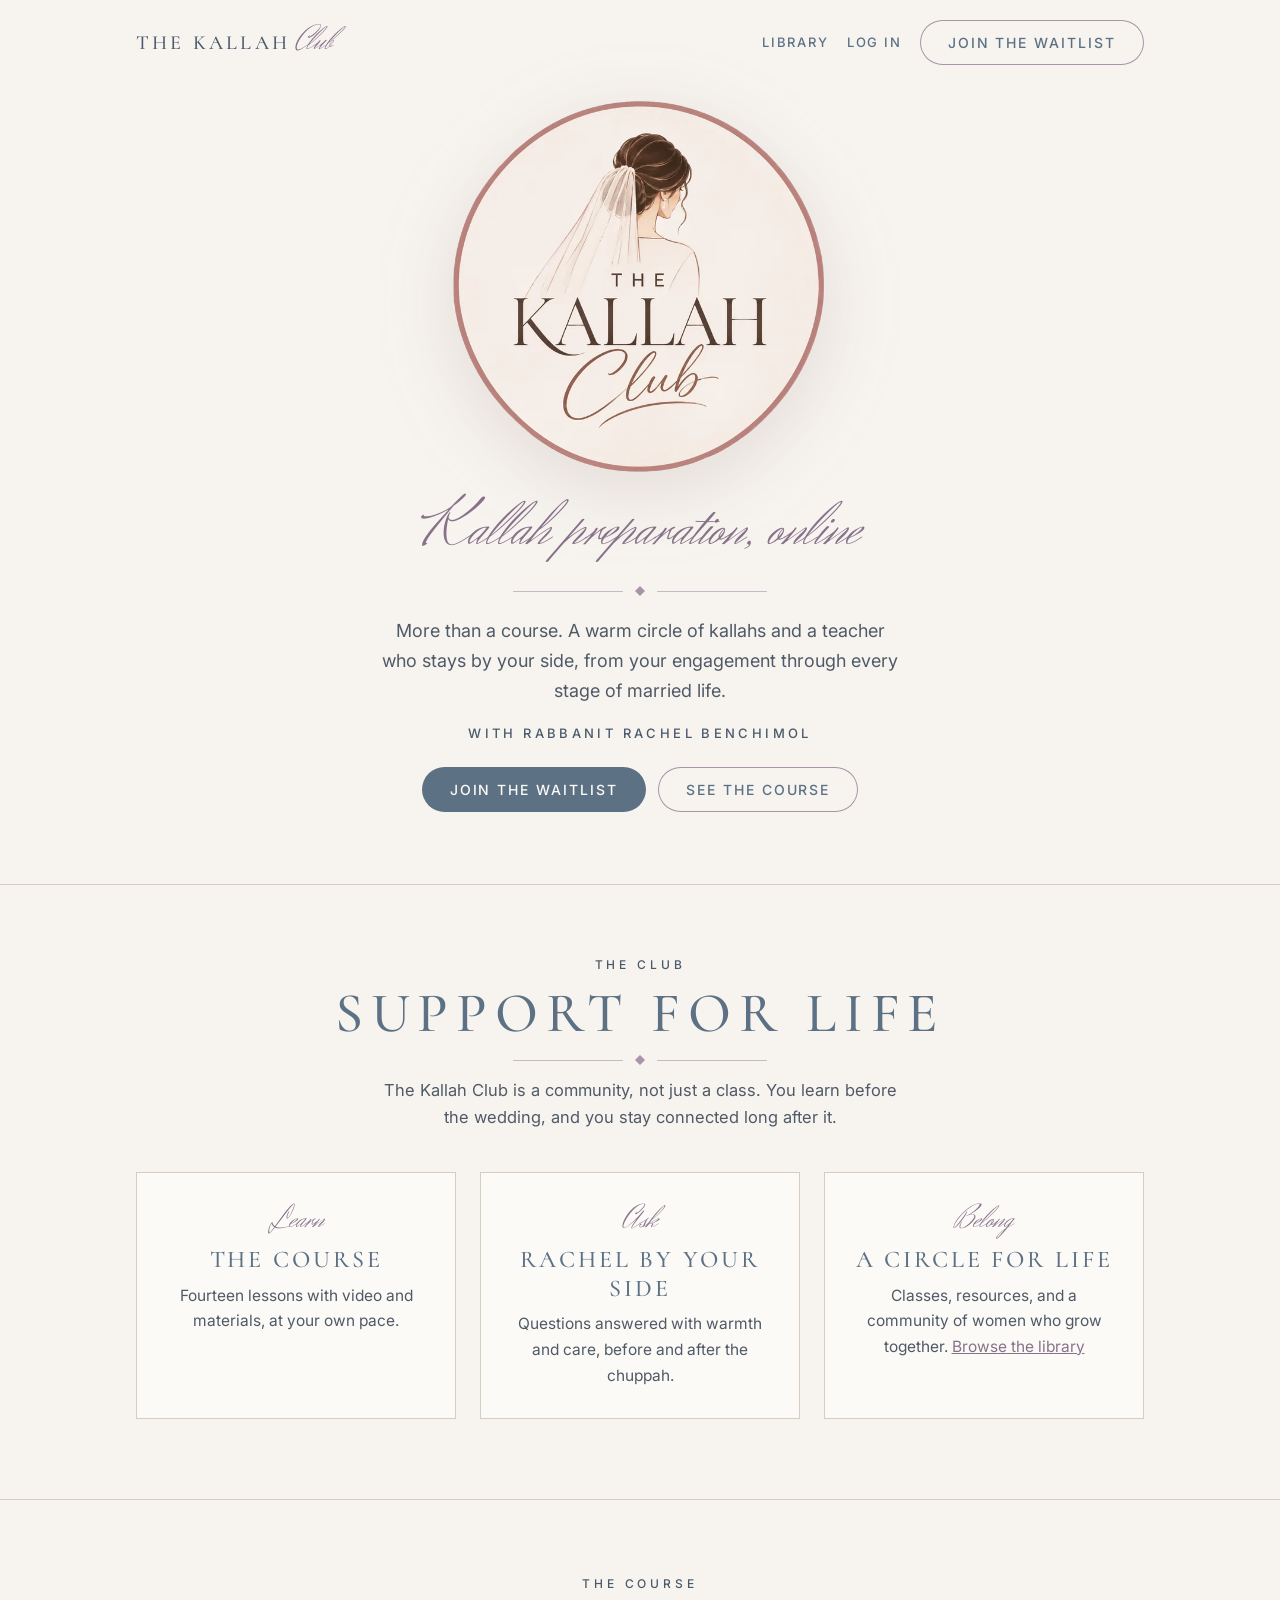
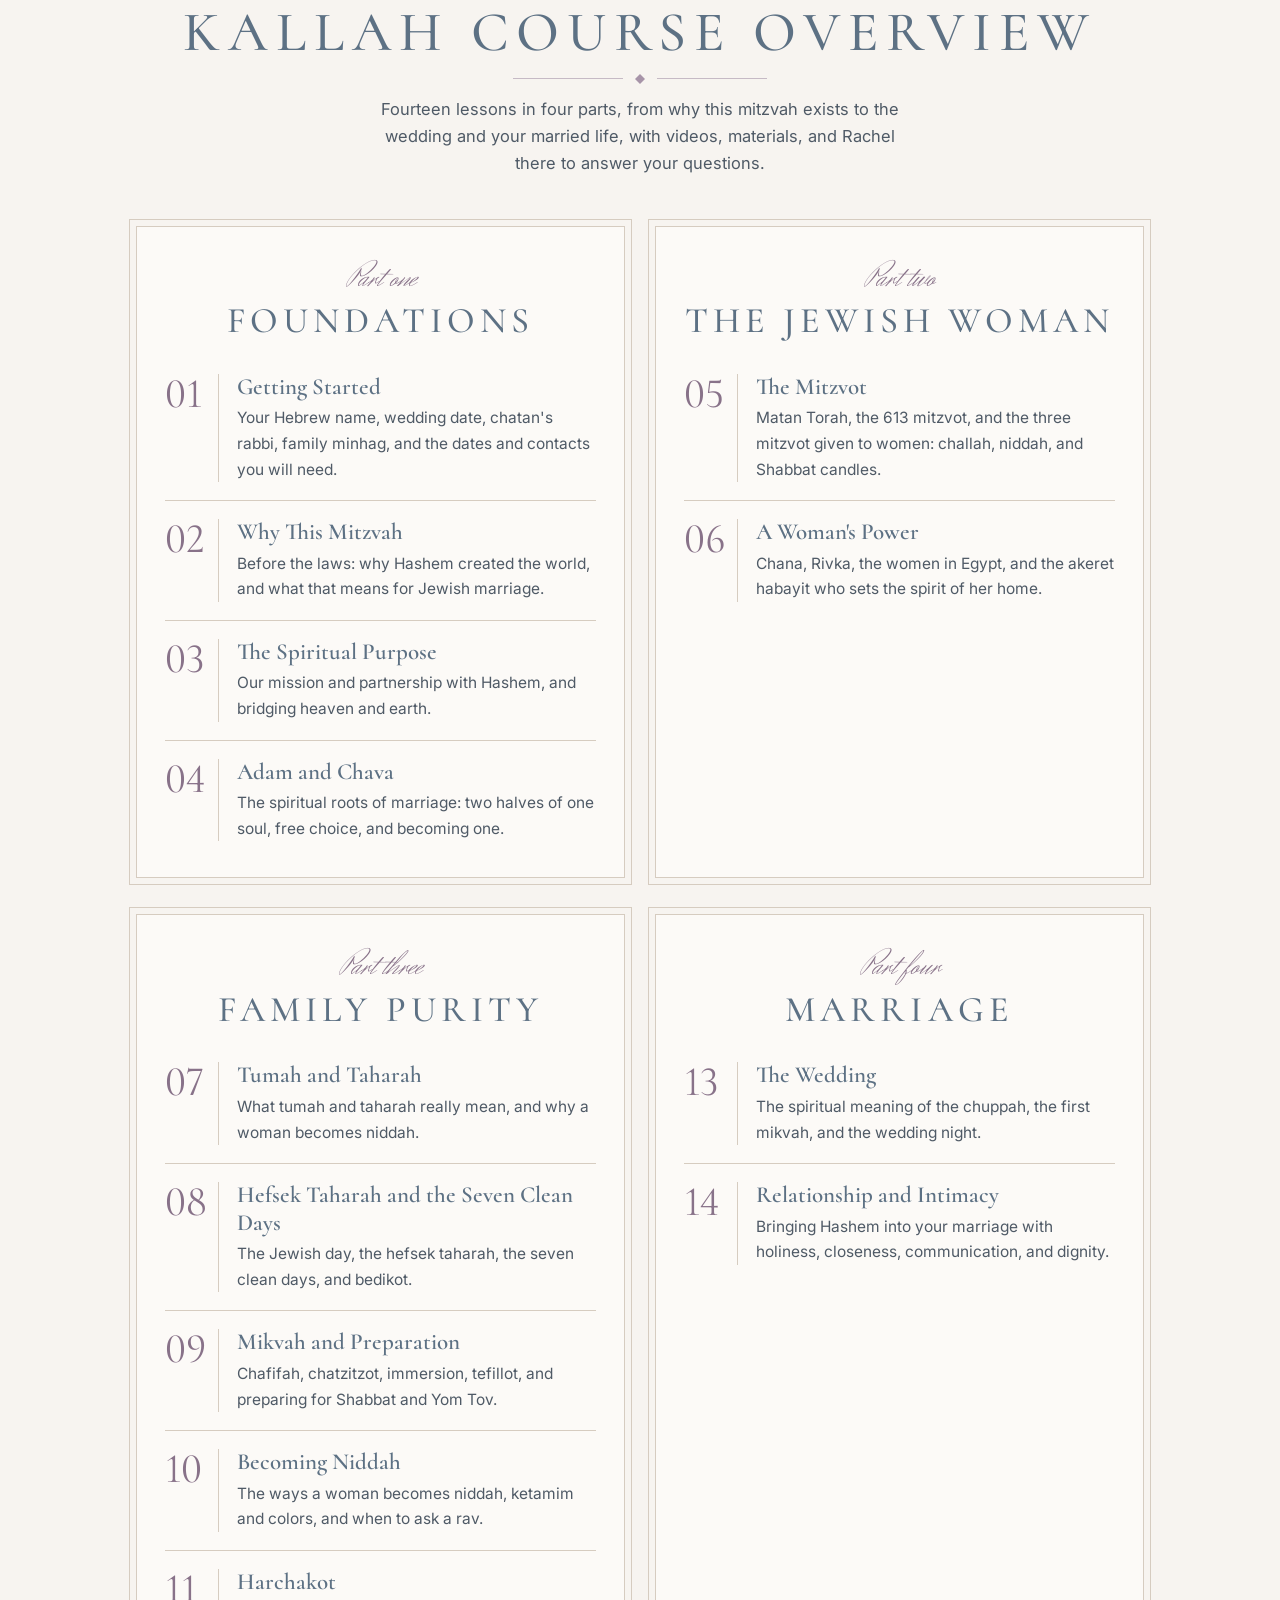
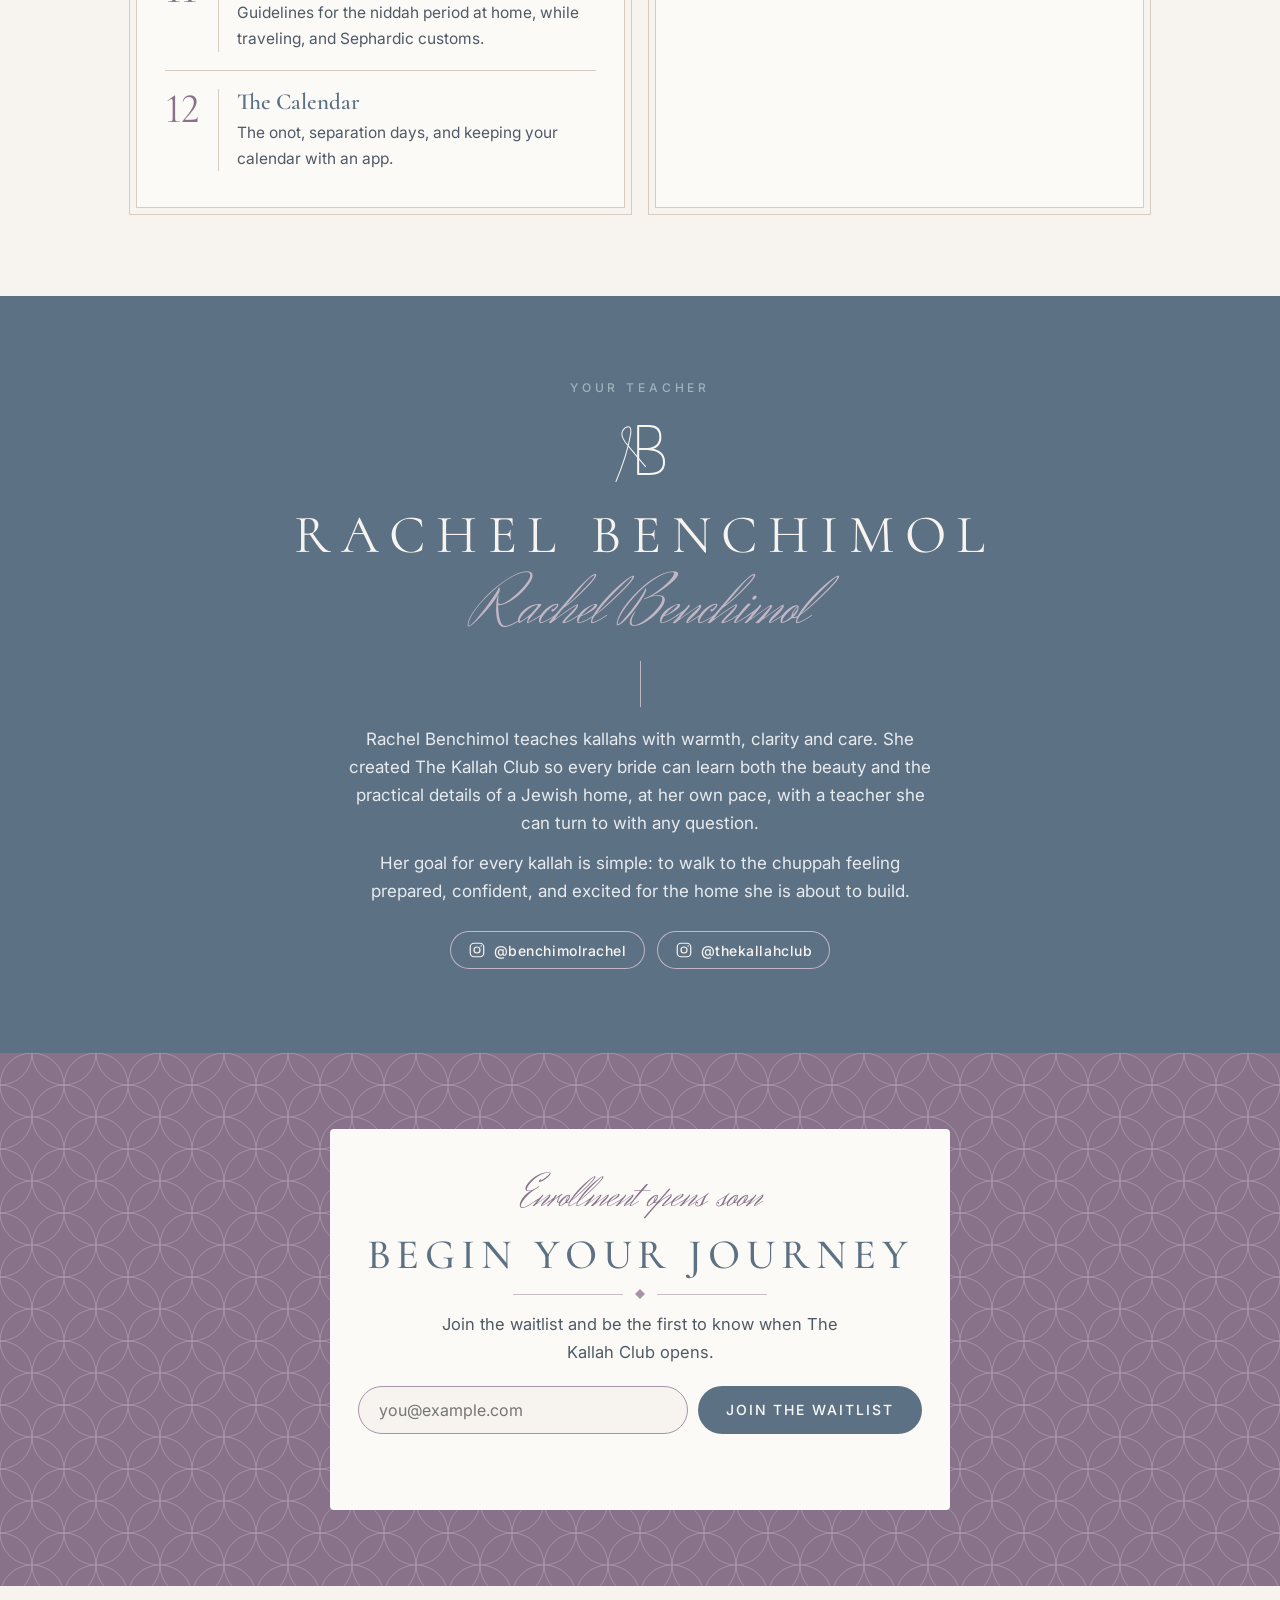
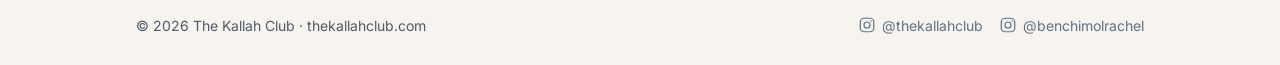
<file: index.html>
<!doctype html><html><head><meta charset=utf8><meta name=viewport content="width=device-width,initial-scale=1,viewport-fit=cover"><style>:root{color-scheme:light;box-sizing:border-box;padding-top:env(safe-area-inset-top,0px);padding-bottom:env(safe-area-inset-bottom,0px)}html{scroll-padding-top:env(safe-area-inset-top,0px)}body{margin:0;padding:0;font:14px -apple-system,BlinkMacSystemFont,sans-serif;background:#fff;color:#000}img{max-width:100%}[hidden]:not([hidden=until-found i]){display:none!important}</style></head><body>
<title>The Kallah Club</title>
<link rel="icon" href="data:image/svg+xml,%3Csvg xmlns=%27http://www.w3.org/2000/svg%27 viewBox=%270 0 32 32%27%3E%3Ccircle cx=%2716%27 cy=%2716%27 r=%2716%27 fill=%27%23f7f4f0%27/%3E%3Cpath d=%27M16 5 27 16 16 27 5 16Z%27 fill=%27%23887289%27/%3E%3C/svg%3E">
<meta name="claude:viewport-fit-sides" content="cover">
<link rel="preconnect" href="https://fonts.googleapis.com">
<link rel="preconnect" href="https://fonts.gstatic.com" crossorigin>
<link rel="stylesheet" href="https://fonts.googleapis.com/css2?family=Cormorant:wght@400;500;600&family=Herr+Von+Muellerhoff&family=Inter:wght@400;500;600&display=swap">
<style>
/* Layout: the round logo leads; lessons sit in four framed panels; a Blue Jean band introduces Rachel; a Mauve Bloom lattice band closes.
   Palette from the Rachel Benchimol brand guide: Blue Jean, Mauve Bloom, Tide, Ocean, Petal, Silvara, Sand Whisper, Silken Cream, Bare Earth.
   Fonts are web stand-ins for King and Queen (display), Abramo Script (script) and Aktiv Grotesk (body). Single light look, by design. */
:root {
  --paper: #f7f4f0;
  --panel: #fcfaf7;
  --espresso: #4a5a6b;     /* Blue Jean, deepened for small text */
  --bluejean: #5d7184;
  --text: #4f5a66;
  --copper: #887289;       /* Mauve Bloom */
  --rose: #a794a8;         /* Petal */
  --silvara: #c1b7c6;
  --ocean: #99b4bd;
  --line: #d6ccc0;         /* Silken Cream */
  --sand: #ece3d3;         /* Bare Earth */
  --display: "Cormorant", "Cormorant Garamond", Georgia, "Times New Roman", serif;
  --script: "Herr Von Muellerhoff", "Snell Roundhand", "Apple Chancery", cursive;
  --body: "Inter", "Helvetica Neue", Arial, system-ui, sans-serif;
  color-scheme: light;
}
* { box-sizing: border-box; }
body { background: var(--paper); color: var(--text); font-family: var(--body); font-size: 16.5px; line-height: 1.65; }
.wrap {
  max-width: 1040px; margin: 0 auto;
  padding-left: max(16px, env(safe-area-inset-left, 0px));
  padding-right: max(16px, env(safe-area-inset-right, 0px));
}
h1, h2, h3, p { margin: 0; }
h2 { font-family: var(--display); font-weight: 500; color: var(--bluejean); text-transform: uppercase; letter-spacing: .14em; line-height: 1.05; text-wrap: balance; }
.script { font-family: var(--script); color: var(--copper); font-weight: 400; line-height: 1.1; font-size: 1.4em; }
.eyebrow { font: 500 12px var(--body); letter-spacing: .32em; text-transform: uppercase; color: var(--espresso); }

.rule { display: flex; align-items: center; justify-content: center; gap: 12px; color: var(--rose); }
.rule::before, .rule::after { content: ""; height: 1px; width: min(110px, 26vw); background: var(--rose); opacity: .6; }
.rule svg { width: 10px; height: 10px; flex: none; }

.btn {
  display: inline-block; background: var(--bluejean); color: var(--panel);
  font: 500 14px var(--body); letter-spacing: .14em; text-transform: uppercase;
  padding: 14px 28px; border-radius: 999px; text-decoration: none; border: 0; cursor: pointer;
}
.btn:hover { background: var(--copper); }
.btn.line { background: transparent; color: var(--bluejean); box-shadow: inset 0 0 0 1px var(--rose); }
.btn.line:hover { background: var(--panel); }
.btn:focus-visible, input:focus-visible { outline: 2px solid var(--copper); outline-offset: 3px; }

/* Nav */
nav .wrap { display: flex; justify-content: space-between; align-items: center; gap: 16px; padding-block: 18px; }
.brand { display: flex; align-items: baseline; gap: 6px; color: var(--espresso); text-decoration: none; }
.brand b { font: 500 20px var(--display); letter-spacing: .16em; text-transform: uppercase; }
.brand i { font: 400 34px var(--script); color: var(--copper); font-style: normal; }
.navlinks { display: flex; align-items: center; gap: clamp(10px, 3vw, 18px); }
.navlink { font: 500 13px var(--body); letter-spacing: .14em; text-transform: uppercase; color: var(--bluejean); text-decoration: none; white-space: nowrap; }
.navlink:hover { color: var(--copper); }
.navlink:focus-visible { outline: 2px solid var(--copper); outline-offset: 3px; }
@media (max-width: 440px) {
  nav .btn { padding: 11px 16px; font-size: 12px; letter-spacing: .1em; }
  .brand { white-space: nowrap; }
  .brand b { font-size: 16px; letter-spacing: .12em; }
  .brand i { font-size: 28px; }
  nav .btn[href="#join"] { display: none; }
  .navlink { display: inline-block; padding: 11px 18px; font-size: 12px; letter-spacing: .12em; box-shadow: inset 0 0 0 1px var(--rose); border-radius: 999px; }
}

/* Hero */
.hero .wrap { display: grid; justify-items: center; text-align: center; gap: 20px; padding-block: 12px 72px; }
.logo { width: min(380px, 82vw); height: auto; aspect-ratio: 1; max-width: 100%; filter: drop-shadow(0 18px 40px rgba(110, 70, 55, .14)); }
.hero .script { font-size: clamp(44px, 8vw, 64px); }
.welcome { max-width: 48ch; font-size: 18px; color: var(--text); }
.teacher { font: 500 13px var(--body); letter-spacing: .26em; text-transform: uppercase; color: var(--espresso); }
.cta-row { display: flex; gap: 12px; flex-wrap: wrap; justify-content: center; margin-top: 6px; }

/* Course */
.course { padding-block: 76px 88px; border-top: 1px solid var(--line); }
.course-head { display: grid; justify-items: center; text-align: center; gap: 12px; margin-bottom: 48px; }
.course-head h2 { font-size: clamp(36px, 6vw, 56px); }
.course-head p { max-width: 52ch; }
.units { display: grid; grid-template-columns: repeat(2, minmax(0, 1fr)); gap: 36px 30px; }
@media (max-width: 820px) { .units { grid-template-columns: 1fr; } }
.unit { background: var(--panel); border: 1px solid var(--line); outline: 1px solid var(--line); outline-offset: 6px; padding: 34px 28px 18px; display: grid; align-content: start; }
.unit-head { display: grid; justify-items: center; gap: 4px; margin-bottom: 16px; text-align: center; }
.unit-head .script { font-size: 34px; }
.unit h2 { font-size: clamp(28px, 4.2vw, 36px); }
.lessons { list-style: none; margin: 0; padding: 0; }
.lesson { display: grid; grid-template-columns: 3.4rem 1fr; gap: 18px; padding-block: 18px; border-top: 1px solid var(--line); }
.lesson:first-child { border-top: 0; }
.num { font-family: var(--display); font-weight: 400; font-size: 42px; line-height: .95; color: var(--copper); border-right: 1px solid var(--line); padding-right: 14px; font-variant-numeric: lining-nums; }
.lesson h3 { font-family: var(--display); font-weight: 600; font-size: 23px; color: var(--bluejean); line-height: 1.2; margin-bottom: 4px; }
.lesson p { font-size: 15.5px; }
@media (max-width: 420px) { .unit { padding: 28px 18px 12px; } .lesson { grid-template-columns: 2.8rem 1fr; gap: 14px; } .num { font-size: 34px; padding-right: 10px; } }

/* Teacher band */
.teacher-band { background: var(--bluejean); color: var(--paper); padding-block: 84px; text-align: center; }
.teacher-band .wrap { display: grid; justify-items: center; gap: 18px; }
.mono { width: 74px; height: 74px; color: var(--paper); }
.teacher-band .eyebrow { color: var(--ocean); }
.teacher-band .name { font-family: var(--display); font-weight: 400; font-size: clamp(34px, 6vw, 54px); letter-spacing: .2em; text-transform: uppercase; line-height: 1.1; color: var(--paper); margin-right: -.2em; }
.teacher-band .sig { font-family: var(--script); font-size: clamp(46px, 8vw, 70px); color: var(--silvara); line-height: 1; margin-top: -10px; }
.teacher-band .bio { max-width: 54ch; color: #e7ebef; display: grid; gap: 12px; font-size: 17px; }
.socials { display: flex; flex-wrap: wrap; justify-content: center; gap: 12px; margin-top: 8px; }
.socials a { display: inline-flex; align-items: center; gap: 8px; color: var(--paper); text-decoration: none; font: 500 14px var(--body); letter-spacing: .04em; padding: 10px 18px; border-radius: 999px; box-shadow: inset 0 0 0 1px var(--silvara); }
.socials a:hover { background: rgba(255,255,255,.1); }
.socials a:focus-visible { outline: 2px solid var(--ocean); outline-offset: 3px; }
.ig { width: 18px; height: 18px; flex: none; }
footer a { color: var(--bluejean); text-decoration: none; display: inline-flex; align-items: center; gap: 6px; }
footer a:hover { color: var(--copper); }
.foot-links { display: flex; gap: 16px; flex-wrap: wrap; align-items: center; }
.teacher-band .vline { width: 1px; height: 46px; background: var(--silvara); }

/* Join band */
.join {
  padding-block: 76px;
  background-color: var(--copper);
  background-image: url("data:image/svg+xml,%3Csvg xmlns='http://www.w3.org/2000/svg' width='64' height='64' viewBox='0 0 64 64'%3E%3Cg fill='none' stroke='%23c1b7c6' stroke-opacity='.45' stroke-width='1'%3E%3Ccircle cx='0' cy='0' r='32'/%3E%3Ccircle cx='64' cy='0' r='32'/%3E%3Ccircle cx='0' cy='64' r='32'/%3E%3Ccircle cx='64' cy='64' r='32'/%3E%3Ccircle cx='32' cy='32' r='32'/%3E%3C/g%3E%3C/svg%3E");
}
.join-card { background: var(--panel); max-width: 620px; margin: 0 auto; padding: 44px 28px; display: grid; justify-items: center; text-align: center; gap: 12px; border-radius: 4px; }
.join-card .script { font-size: 44px; }
.join-card h2 { font-size: clamp(30px, 5vw, 42px); }
.join-card p { max-width: 44ch; }
form { display: flex; gap: 10px; flex-wrap: wrap; justify-content: center; width: 100%; margin-top: 8px; }
.sr { position: absolute; width: 1px; height: 1px; overflow: hidden; clip: rect(0 0 0 0); white-space: nowrap; }
input[type=email] {
  flex: 1 1 240px; min-width: 0; font: 16px var(--body); padding: 13px 20px;
  border: 1px solid var(--rose); border-radius: 999px; background: var(--paper); color: var(--bluejean);
}
.note { font-size: 14px; color: var(--copper); min-height: 1.4em; }

footer .wrap { padding-block: 28px; display: flex; justify-content: space-between; align-items: center; flex-wrap: wrap; gap: 10px; font-size: 14px; }
footer .script { font-size: 34px; }
</style>

<svg width="0" height="0" style="position:absolute" aria-hidden="true">
  <defs><symbol id="diamond" viewBox="0 0 10 10"><path d="M5 0 L10 5 L5 10 L0 5 Z" fill="currentColor"/></symbol></defs>
</svg>

<nav>
  <div class="wrap">
    <a class="brand" href="#top"><b>The Kallah</b><i>Club</i></a>
    <span class="navlinks">
      <a class="navlink" href="library">Library</a>
      <a class="navlink" href="account">Log in</a>
      <a class="btn line" href="#join">Join the waitlist</a>
    </span>
  </div>
</nav>

<header class="hero" id="top">
  <div class="wrap">
    <img class="logo" src="[data-uri]" alt="The Kallah Club logo: a bride in a veil, seen from behind">
    <p class="script">Kallah preparation, online</p>
    <div class="rule"><svg><use href="#diamond"/></svg></div>
    <p class="welcome">More than a course. A warm circle of kallahs and a teacher who stays by your side, from your engagement through every stage of married life.</p>
    <p class="teacher">With Rabbanit Rachel Benchimol</p>
    <div class="cta-row">
      <a class="btn" href="#join">Join the waitlist</a>
      <a class="btn line" href="#course">See the course</a>
    </div>
  </div>
</header>

<section class="club" id="club">
  <style>
    .club { padding-block: 72px 80px; border-top: 1px solid var(--line); }
    .club .course-head { margin-bottom: 40px; }
    .pillars { display: grid; grid-template-columns: repeat(3, minmax(0, 1fr)); gap: 24px; }
    @media (max-width: 820px) { .pillars { grid-template-columns: 1fr; } }
    .pillar { background: var(--panel); border: 1px solid var(--line); padding: 30px 26px; text-align: center; display: grid; gap: 8px; align-content: start; }
    .pillar .script { font-size: 32px; }
    .pillar h3 { font-family: var(--display); font-weight: 500; font-size: 24px; color: var(--bluejean); text-transform: uppercase; letter-spacing: .12em; line-height: 1.2; }
    .pillar p { font-size: 15.5px; }
  </style>
  <div class="wrap">
    <div class="course-head">
      <p class="eyebrow">The club</p>
      <h2>Support for life</h2>
      <div class="rule"><svg><use href="#diamond"/></svg></div>
      <p>The Kallah Club is a community, not just a class. You learn before the wedding, and you stay connected long after it.</p>
    </div>
    <div class="pillars">
      <div class="pillar"><p class="script">Learn</p><h3>The course</h3><p>Fourteen lessons with video and materials, at your own pace.</p></div>
      <div class="pillar"><p class="script">Ask</p><h3>Rachel by your side</h3><p>Questions answered with warmth and care, before and after the chuppah.</p></div>
      <div class="pillar"><p class="script">Belong</p><h3>A circle for life</h3><p>Classes, resources, and a community of women who grow together. <a href="library" style="color:var(--copper)">Browse the library</a></p></div>
    </div>
  </div>
</section>

<section class="course" id="course">
  <div class="wrap">
    <div class="course-head">
      <p class="eyebrow">The course</p>
      <h2>Kallah Course Overview</h2>
      <div class="rule"><svg><use href="#diamond"/></svg></div>
      <p>Fourteen lessons in four parts, from why this mitzvah exists to the wedding and your married life, with videos, materials, and Rachel there to answer your questions.</p>
    </div>

    <div class="units">
      <article class="unit">
        <div class="unit-head"><p class="script">Part one</p><h2>Foundations</h2></div>
        <ol class="lessons">
          <li class="lesson"><span class="num">01</span><div><h3>Getting Started</h3><p>Your Hebrew name, wedding date, chatan's rabbi, family minhag, and the dates and contacts you will need.</p></div></li>
          <li class="lesson"><span class="num">02</span><div><h3>Why This Mitzvah</h3><p>Before the laws: why Hashem created the world, and what that means for Jewish marriage.</p></div></li>
          <li class="lesson"><span class="num">03</span><div><h3>The Spiritual Purpose</h3><p>Our mission and partnership with Hashem, and bridging heaven and earth.</p></div></li>
          <li class="lesson"><span class="num">04</span><div><h3>Adam and Chava</h3><p>The spiritual roots of marriage: two halves of one soul, free choice, and becoming one.</p></div></li>
        </ol>
      </article>

      <article class="unit">
        <div class="unit-head"><p class="script">Part two</p><h2>The Jewish Woman</h2></div>
        <ol class="lessons">
          <li class="lesson"><span class="num">05</span><div><h3>The Mitzvot</h3><p>Matan Torah, the 613 mitzvot, and the three mitzvot given to women: challah, niddah, and Shabbat candles.</p></div></li>
          <li class="lesson"><span class="num">06</span><div><h3>A Woman's Power</h3><p>Chana, Rivka, the women in Egypt, and the akeret habayit who sets the spirit of her home.</p></div></li>
        </ol>
      </article>

      <article class="unit">
        <div class="unit-head"><p class="script">Part three</p><h2>Family Purity</h2></div>
        <ol class="lessons">
          <li class="lesson"><span class="num">07</span><div><h3>Tumah and Taharah</h3><p>What tumah and taharah really mean, and why a woman becomes niddah.</p></div></li>
          <li class="lesson"><span class="num">08</span><div><h3>Hefsek Taharah and the Seven Clean Days</h3><p>The Jewish day, the hefsek taharah, the seven clean days, and bedikot.</p></div></li>
          <li class="lesson"><span class="num">09</span><div><h3>Mikvah and Preparation</h3><p>Chafifah, chatzitzot, immersion, tefillot, and preparing for Shabbat and Yom Tov.</p></div></li>
          <li class="lesson"><span class="num">10</span><div><h3>Becoming Niddah</h3><p>The ways a woman becomes niddah, ketamim and colors, and when to ask a rav.</p></div></li>
          <li class="lesson"><span class="num">11</span><div><h3>Harchakot</h3><p>Guidelines for the niddah period at home, while traveling, and Sephardic customs.</p></div></li>
          <li class="lesson"><span class="num">12</span><div><h3>The Calendar</h3><p>The onot, separation days, and keeping your calendar with an app.</p></div></li>
        </ol>
      </article>

      <article class="unit">
        <div class="unit-head"><p class="script">Part four</p><h2>Marriage</h2></div>
        <ol class="lessons">
          <li class="lesson"><span class="num">13</span><div><h3>The Wedding</h3><p>The spiritual meaning of the chuppah, the first mikvah, and the wedding night.</p></div></li>
          <li class="lesson"><span class="num">14</span><div><h3>Relationship and Intimacy</h3><p>Bringing Hashem into your marriage with holiness, closeness, communication, and dignity.</p></div></li>
        </ol>
      </article>
    </div>
  </div>
</section>

<section class="teacher-band" id="teacher">
  <div class="wrap">
    <p class="eyebrow">Your teacher</p>
    <svg class="mono" viewBox="0 0 80 80" fill="none" stroke="currentColor" stroke-linecap="round" aria-hidden="true">
      <path d="M38 14 V66 M38 14 H50 Q62 14 62 26 Q62 38 48 39 H38 M48 39 Q66 40 66 53 Q66 66 50 66 H38" stroke-width="2.2"/>
      <path d="M14 74 Q26 46 30 22 Q31 12 24 16 Q16 22 26 34 Q34 44 46 58" stroke-width="1.1"/>
    </svg>
    <p class="name">Rachel Benchimol</p>
    <p class="sig" aria-hidden="true">Rachel Benchimol</p>
    <div class="vline" aria-hidden="true"></div>
    <div class="bio">
      <p>Rachel Benchimol teaches kallahs with warmth, clarity and care. She created The Kallah Club so every bride can learn both the beauty and the practical details of a Jewish home, at her own pace, with a teacher she can turn to with any question.</p>
      <p>Her goal for every kallah is simple: to walk to the chuppah feeling prepared, confident, and excited for the home she is about to build.</p>
    </div>
    <div class="socials">
      <a href="https://www.instagram.com/benchimolrachel" target="_blank" rel="noopener"><svg class="ig" viewBox="0 0 24 24" fill="none" stroke="currentColor" stroke-width="1.6" aria-hidden="true"><rect x="3" y="3" width="18" height="18" rx="5"/><circle cx="12" cy="12" r="4"/><circle cx="17.5" cy="6.5" r="1" fill="currentColor" stroke="none"/></svg><span>@benchimolrachel</span></a>
      <a href="https://www.instagram.com/thekallahclub" target="_blank" rel="noopener"><svg class="ig" viewBox="0 0 24 24" fill="none" stroke="currentColor" stroke-width="1.6" aria-hidden="true"><rect x="3" y="3" width="18" height="18" rx="5"/><circle cx="12" cy="12" r="4"/><circle cx="17.5" cy="6.5" r="1" fill="currentColor" stroke="none"/></svg><span>@thekallahclub</span></a>
    </div>
  </div>
</section>

<section class="join" id="join">
  <div class="wrap">
    <div class="join-card">
      <p class="script">Enrollment opens soon</p>
      <h2>Begin your journey</h2>
      <div class="rule"><svg><use href="#diamond"/></svg></div>
      <p>Join the waitlist and be the first to know when The Kallah Club opens.</p>
      <form id="waitlist" novalidate>
        <label class="sr" for="email">Email address</label>
        <input type="email" id="email" name="email" placeholder="you@example.com" autocomplete="email" required>
        <button class="btn" type="submit">Join the waitlist</button>
      </form>
      <p class="note" id="note" role="status"></p>
    </div>
  </div>
</section>

<footer>
  <div class="wrap">
    <span>© 2026 The Kallah Club · thekallahclub.com</span>
    <span class="foot-links">
      <a href="https://www.instagram.com/thekallahclub" target="_blank" rel="noopener"><svg class="ig" viewBox="0 0 24 24" fill="none" stroke="currentColor" stroke-width="1.6" aria-hidden="true"><rect x="3" y="3" width="18" height="18" rx="5"/><circle cx="12" cy="12" r="4"/><circle cx="17.5" cy="6.5" r="1" fill="currentColor" stroke="none"/></svg>@thekallahclub</a>
      <a href="https://www.instagram.com/benchimolrachel" target="_blank" rel="noopener"><svg class="ig" viewBox="0 0 24 24" fill="none" stroke="currentColor" stroke-width="1.6" aria-hidden="true"><rect x="3" y="3" width="18" height="18" rx="5"/><circle cx="12" cy="12" r="4"/><circle cx="17.5" cy="6.5" r="1" fill="currentColor" stroke="none"/></svg>@benchimolrachel</a>
    </span>
  </div>
</footer>

<script>
// Waitlist sign-ups go to the Supabase "waitlist" table. This key is the public
// (publishable) key: the table only lets visitors add an email, never read the list.
var SUPABASE_URL = 'https://damndwwdymxtwpjyxnsx.supabase.co';
var SUPABASE_KEY = 'sb_publishable_T4p_qWd7XMKdjyfgDvSuDg_J8z9ziWq';

document.getElementById('waitlist').addEventListener('submit', function (e) {
  e.preventDefault();
  var form = e.target;
  var email = document.getElementById('email');
  var note = document.getElementById('note');
  var button = form.querySelector('button');
  if (!email.value || !email.checkValidity()) {
    note.textContent = 'Enter a valid email address, like name@example.com.';
    email.focus();
    return;
  }
  button.disabled = true;
  note.textContent = 'Adding you to the waitlist…';
  fetch(SUPABASE_URL + '/rest/v1/waitlist', {
    method: 'POST',
    headers: {
      'apikey': SUPABASE_KEY,
      'Content-Type': 'application/json',
      'Prefer': 'return=minimal'
    },
    body: JSON.stringify({ email: email.value.trim() })
  }).then(function (res) {
    if (res.ok || res.status === 409) {
      // 409 means this email is already on the list, which is fine.
      note.textContent = 'You’re on the list! We’ll email you when enrollment opens.';
      form.reset();
    } else {
      throw new Error('Status ' + res.status);
    }
  }).catch(function () {
    note.textContent = 'Something went wrong. Please try again in a moment.';
  }).finally(function () {
    button.disabled = false;
  });
});
</script>

</body></html>
</file>
